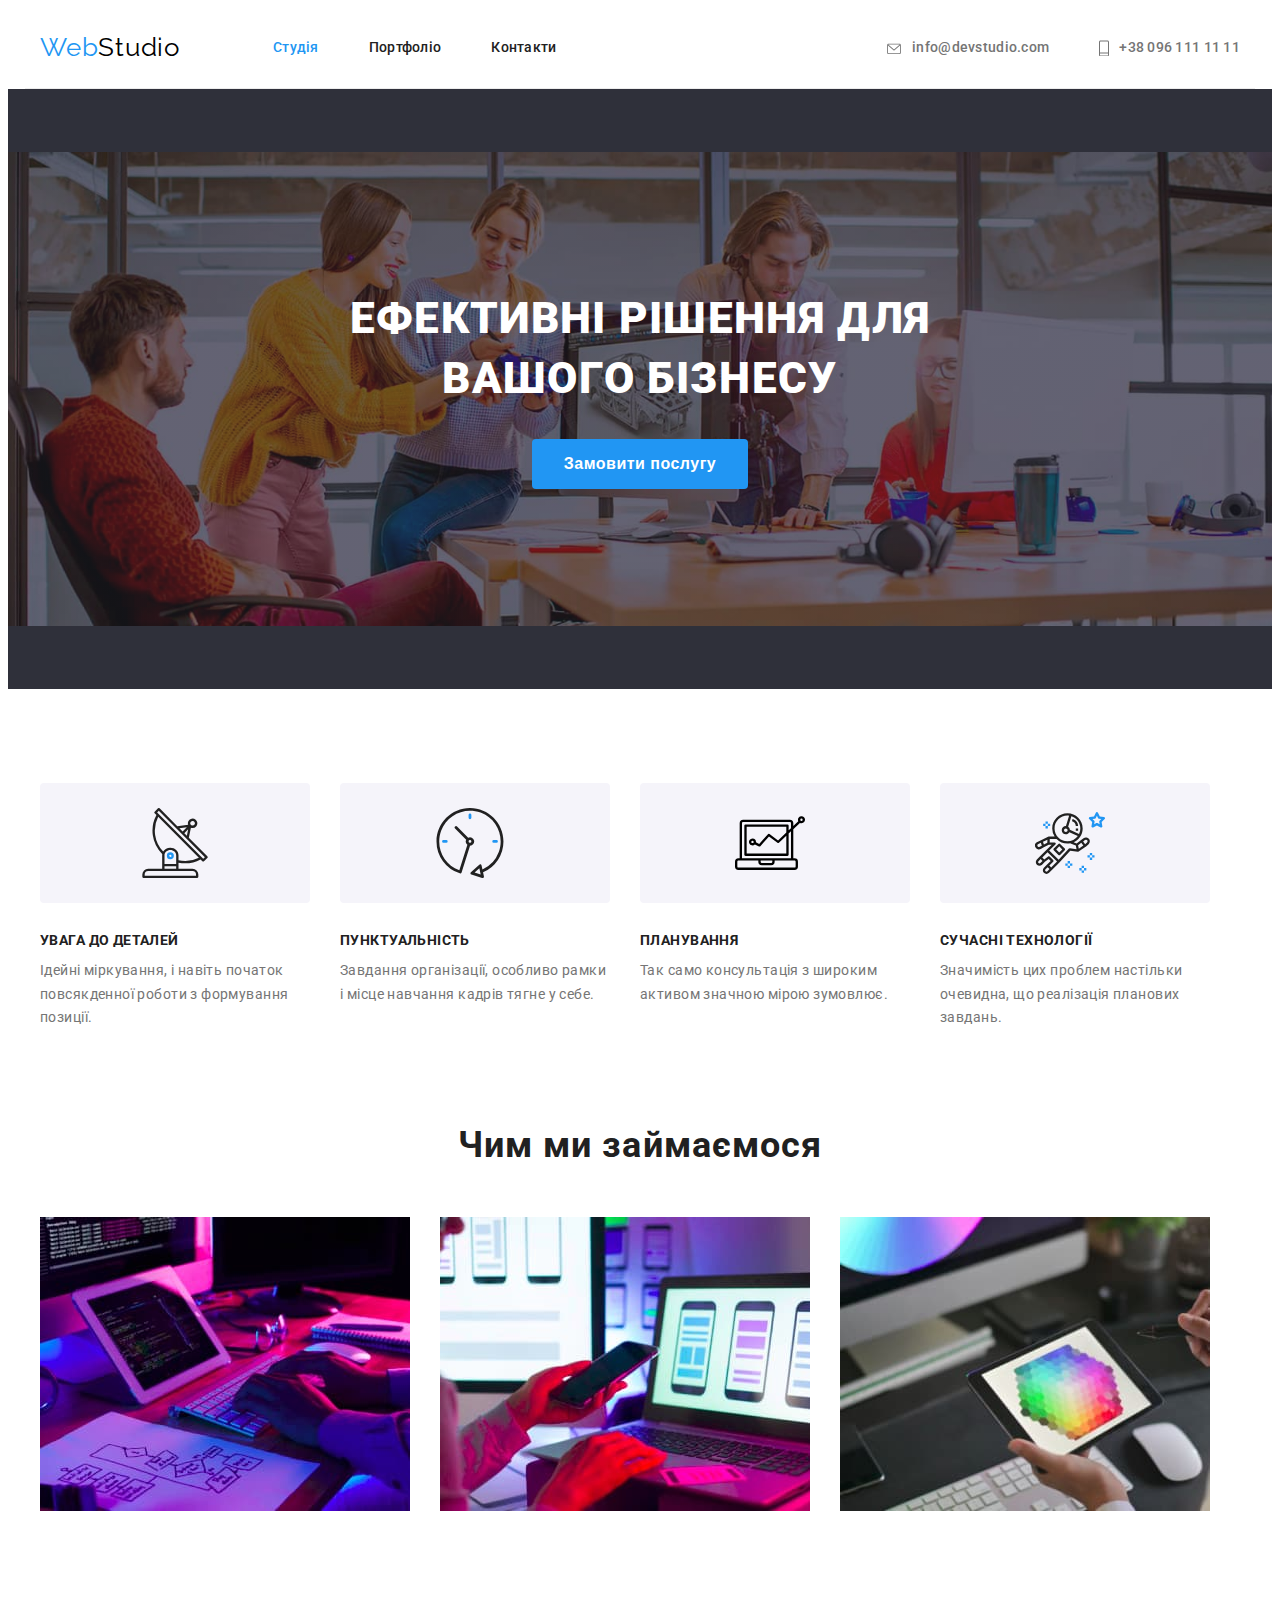
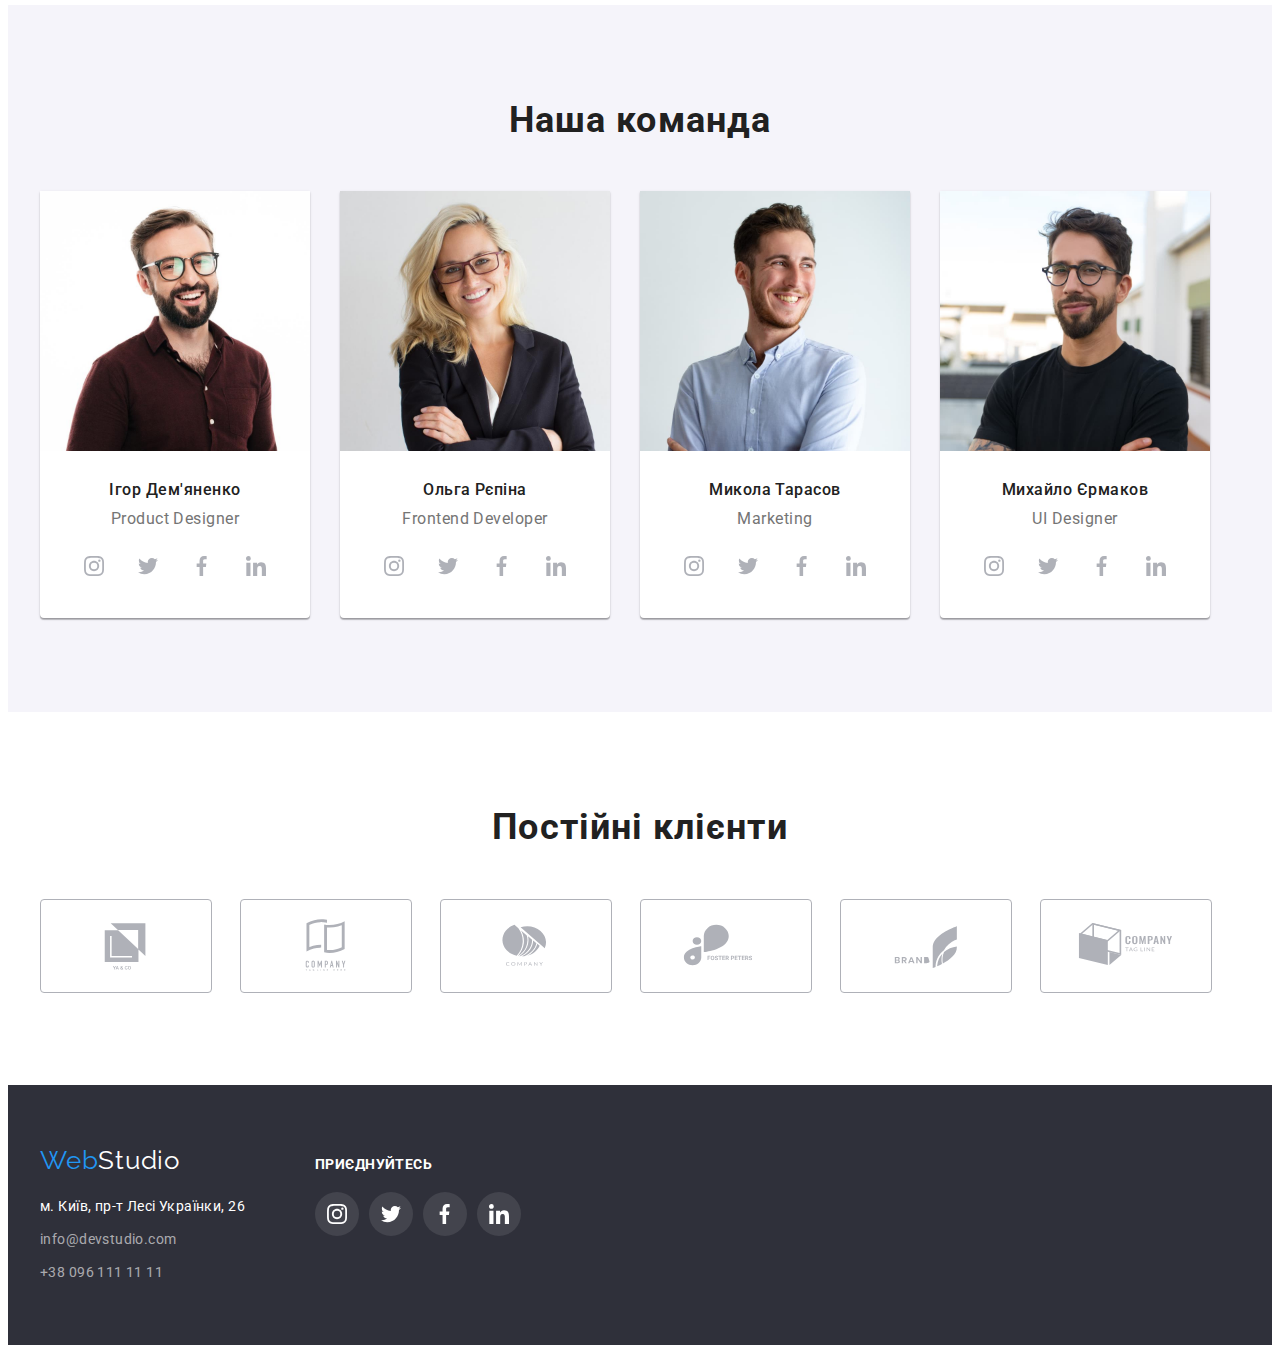
<file: index.html>
<!DOCTYPE html>
<html lang="uk">
  <head>
    <meta charset="UTF-8" />
    <meta http-equiv="X-UA-Compatible" content="IE=edge" />
    <meta name="viewport" content="width=device-width, initial-scale=1.0" />
    <title>WebStudio</title>
    <link rel="preconnect" href="https://fonts.googleapis.com">
    <link rel="preconnect" href="https://fonts.gstatic.com" crossorigin>
    <link href="https://fonts.googleapis.com/css2?family=Raleway:wght@700&family=Roboto:wght@400;500;700;900&display=swap" rel="stylesheet">
    <link rel="stylesheet" href="https://cdnjs.cloudflare.com/ajax/libs/modern-normalize/1.1.0/modern-normalize.min.css" integrity="sha512-wpPYUAdjBVSE4KJnH1VR1HeZfpl1ub8YT/NKx4PuQ5NmX2tKuGu6U/JRp5y+Y8XG2tV+wKQpNHVUX03MfMFn9Q==" crossorigin="anonymous" referrerpolicy="no-referrer" />
    <link rel="stylesheet" href="./css/styles.css" />
  </head>
  <body>
    <!-- Шапка --> 
    <header class="header">
      <div class="container head">
        <a class="logo" href="./index.html">Web<span class="logo-studio">Studio</span></a>
        <nav class="nav">
            <ul class="nav-list list">
              <li class="nav-item">
                <a href="./index.html" class="nav-link current">Студія</a>
              </li>
              <li class="nav-item">
                <a href="./portfolio.html" class="nav-link">Портфоліо</a>
              </li>
              <li class="nav-item">
                <a href="" class="nav-link">Контакти</a>
              </li>
            </ul>
        </nav>
        <ul class="contact list">
          <li class="contact-item">
            <a href="mailto:info@devstudio.com" 
            class="contact-link">
            <svg class="icon" width="16" height="12">
              <use class="contact-icon" href="./img/SVG/symbol-defs.svg#envelope" ></use>
            </svg>
            info@devstudio.com
            </a>
          </li>
          <li class="contact-item">
            <a href="tel:+380961111111" class="contact-link">
              <svg class="icon" width="10px" height="16px">
                <use class="contact-icon" href="./img/SVG/symbol-defs.svg#phone" ></use>
              </svg>
              +38 096 111 11 11
            </a>
          </li>
        </ul>
      </div>
    </header>
    <main>
    <!-- Hero -->
      <section class="hero">
        <div class="container">
          <h1 class="main-title">ЕФЕКТИВНІ РІШЕННЯ ДЛЯ <br /> ВАШОГО БІЗНЕСУ</h1>
          <button type="button" class="button">Замовити послугу</button>
        </div>
      </section>
      <!-- Features -->
      <section class="section">
        <div class="container">
          <h2 class="visually-hidden">Наші переваги</h2>
          <ul class="features list">
            <li class="features-item icon-antena">
              <div class="icon-container">
                <svg class="f-icon" width="70" height="70" aria-label="Супутникова антена">
                  <use class="features-icon" href="./img/SVG/symbol-defs.svg#antena" ></use>
                </svg>
              </div>
              <h3 class="features-title">УВАГА ДО ДЕТАЛЕЙ</h3>
              <p class="features-text">
                Ідейні міркування, і навіть початок повсякденної роботи з формування позиції.
              </p>
            </li>
            <li class="features-item icon-clock">
              <div class="icon-container">
                <svg class="icon" width="70" height="70" aria-label="Годинник">
                  <use class="contact-icon" href="./img/SVG/symbol-defs.svg#clock" ></use>
                </svg>
              </div>
              <h3 class="features-title">ПУНКТУАЛЬНІСТЬ</h3>
              <p class="features-text">
                Завдання організації, особливо рамки і місце навчання кадрів тягне у себе.
              </p>
            </li>
            <li class="features-item icon-vektor">
              <div class="icon-container">
                
                <svg class="icon" width="70" height="70" aria-label="Вектор">
                  <use class="contact-icon" href="./img/SVG/symbol-defs.svg#vector"></use>
                </svg>
              
              </div>
              <h3 class="features-title">ПЛАНУВАННЯ</h3>
              <p class="features-text">Так само консультація з широким активом значною мірою зумовлює.</p>
            </li>
            <li class="features-item icon-austronaut">
              <div class="icon-container">
                <svg class="icon" width="70" height="70" aria-label="Астронавт">
                  <use class="contact-icon" href="./img/SVG/symbol-defs.svg#astronaut" ></use>
                </svg>
              </div>
              <h3 class="features-title">СУЧАСНІ ТЕХНОЛОГІЇ</h3>
              <p class="features-text">
                Значимість цих проблем настільки очевидна, що реалізація планових завдань.
              </p>
            </li>
          </ul>
        </div>
      </section>
      <!-- Gallery -->
      <section class="section gallery-section">
        <div class="container">
          <h2 class="title">Чим ми займаємося</h2>
          <ul class="gallery list">
            <li class="gallery-item">
              <img
                src="./img/Gallery/бокс1.jpg"
                alt="Мужчина пише код за робочим столом на підключеному моніторі та планшеті"
                width="370"
                height="294"
                class="img"
              />
            </li>
            <li class="gallery-item">
              <img
                src="./img/Gallery/бокс2.jpg"
                alt="дівчина синхронізує планшет з ноутбуком"
                width="370"
                height="294"
                class="img"
              />
            </li>
            <li class="gallery-item">
              <img
                src="./img/Gallery/бокс3.jpg"
                alt="Дівчина обирає колір на планшеті"
                width="370"
                height="294"
                class="img"
              />
            </li>
          </ul>
        </div>
      </section>
      <!-- Team -->
      <section class="section team-section">
        <div class="container">
          <h2 class="title">Наша команда</h2>
          <ul class="team list">
            <li class="team-item">
              <img class="team-img" src="./img/Team/людина1.jpg" alt="Мужчина" width="270" height="260" />
              <div class="team-position">
                <h3 class="team-title">Ігор Дем'яненко</h3>
                <p class="team-text" lang="en">Product Designer</p>
                <ul class="team-list list">
                  <li class="team-link-item">
                    <a href="" class="team-social">
                      <svg class="team-icon" width="20" height="20" aria-label="Лого Інстаграм">
                        <use class="team-ic" href="./img/SVG/symbol-defs.svg#instagram" ></use>
                      </svg>
                    </a>
                  </li>
                  <li class="team-link-item">
                    <a href="" class="team-social">
                      <svg class="team-icon" width="20" height="20" aria-label="Лого Твітер">
                        <use class="team-ic" href="./img/SVG/symbol-defs.svg#twitter" ></use>
                      </svg>
                    </a>
                  </li>
                  <li class="team-link-item">
                    <a href="" class="team-social">
                      <svg class="team-icon" width="20" height="20" aria-label="Лого ФейсБук">
                        <use class="team-ic" href="./img/SVG/symbol-defs.svg#fb" ></use>
                      </svg>
                    </a>
                  </li>
                  <li class="team-link-item">
                    <a href="" class="team-social">
                      <svg class="team-icon" width="20" height="20" aria-label="Лого Лінк">
                        <use class="team-ic" href="./img/SVG/symbol-defs.svg#linkedin" ></use>
                      </svg>
                    </a>
                  </li>
                </ul>
              </div>
            </li>
            <li class="team-item">
              <img class="team-img" src="./img/Team/людина2.jpg" alt="Дівчина" width="270" height="260" />
              <div class="team-position">
                <h3 class="team-title">Ольга Рєпіна</h3>
                <p class="team-text" lang="en">Frontend Developer</p>
                <ul class="team-list list">
                  <li class="team-link-item">
                    <a href="" class="team-social">
                      <svg class="team-icon" width="20" height="20" aria-label="Лого Інстаграм">
                        <use class="team-ic" href="./img/SVG/symbol-defs.svg#instagram" ></use>
                      </svg>
                    </a>
                  </li>
                  <li class="team-link-item">
                    <a href="" class="team-social">
                      <svg class="team-icon" width="20" height="20" aria-label="Лого Твітер">
                        <use class="team-ic" href="./img/SVG/symbol-defs.svg#twitter" ></use>
                      </svg>
                    </a>
                  </li>
                  <li class="team-link-item">
                    <a href="" class="team-social">
                      <svg class="team-icon" width="20" height="20" aria-label="Лого ФейсБук">
                        <use class="team-ic" href="./img/SVG/symbol-defs.svg#fb" ></use>
                      </svg>
                    </a>
                  </li>
                  <li class="team-link-item">
                    <a href="" class="team-social">
                      <svg class="team-icon" width="20" height="20" aria-label="Лого Лінк">
                        <use class="team-ic" href="./img/SVG/symbol-defs.svg#linkedin" ></use>
                      </svg>
                    </a>
                  </li>
                </ul>
              </div>
            </li>
            <li class="team-item">
              <img class="team-img" src="./img/Team/людина3.jpg" alt="Мужчина" width="270" height="260" />
              <div class="team-position">
                <h3 class="team-title">Микола Тарасов</h3>
                <p class="team-text" lang="en">Marketing</p>
                <ul class="team-list list">
                  <li class="team-link-item">
                    <a href="" class="team-social">
                      <svg class="team-icon" width="20" height="20" aria-label="Лого Інстаграм">
                        <use class="team-ic" href="./img/SVG/symbol-defs.svg#instagram" ></use>
                      </svg>
                    </a>
                  </li>
                  <li class="team-link-item">
                    <a href="" class="team-social">
                      <svg class="team-icon" width="20" height="20" aria-label="Лого Твітер">
                        <use class="team-ic" href="./img/SVG/symbol-defs.svg#twitter" ></use>
                      </svg>
                    </a>
                  </li>
                  <li class="team-link-item">
                    <a href="" class="team-social">
                      <svg class="team-icon" width="20" height="20" aria-label="Лого ФейсБук">
                        <use class="team-ic" href="./img/SVG/symbol-defs.svg#fb" ></use>
                      </svg>
                    </a>
                  </li>
                  <li class="team-link-item">
                    <a href="" class="team-social">
                      <svg class="team-icon" width="20" height="20" aria-label="Лого Лінк">
                        <use class="team-ic" href="./img/SVG/symbol-defs.svg#linkedin" ></use>
                      </svg>
                    </a>
                  </li>
                </ul>
              </div>
            </li>
            <li class="team-item">
              <img class="team-img" src="./img/Team/людина4.jpg" alt="Мужчина" width="270" height="260" />
              <div class="team-position">
                <h3 class="team-title">Михайло Єрмаков</h3>
                <p class="team-text" lang="en">UI Designer</p>
                <ul class="team-list list">
                  <li class="team-link-item">
                    <a href="" class="team-social">
                      <svg class="team-icon" width="20" height="20" aria-label="Лого Інстаграм">
                        <use class="team-ic" href="./img/SVG/symbol-defs.svg#instagram" ></use>
                      </svg>
                    </a>
                  </li>
                  <li class="team-link-item">
                    <a href="" class="team-social">
                      <svg class="team-icon" width="20" height="20" aria-label="Лого Твітер">
                        <use class="team-ic" href="./img/SVG/symbol-defs.svg#twitter" ></use>
                      </svg>
                    </a>
                  </li>
                  <li class="team-link-item">
                    <a href="" class="team-social">
                      <svg class="team-icon" width="20" height="20" aria-label="Лого ФейсБук">
                        <use class="team-ic" href="./img/SVG/symbol-defs.svg#fb" ></use>
                      </svg>
                    </a>
                  </li>
                  <li class="team-link-item">
                    <a href="" class="team-social">
                      <svg class="team-icon" width="20" height="20" aria-label="Лого Лінк">
                        <use class="team-ic" href="./img/SVG/symbol-defs.svg#linkedin" ></use>
                      </svg>
                    </a>
                  </li>
                </ul>
              </div>
            </li>
          </ul>
        </div>
      </section>
      <!-- Clients -->
      <section class="section client-section">
        <div class="container">
        <h2 class="title">Постійні клієнти</h2>
        <ul class="client-list list">
          <li class="client-item">
            <a href="" class="client-link">
              <svg class="client-icon" width="106" height="60" aria-label="Лого ya&go">
                <use class="client-ic" href="./img/SVG/symbol-defs.svg#yago" ></use>
              </svg>
            </a>
          </li>
          <li class="client-item">
            <a href="" class="client-link">
              <svg class="client-icon" width="106" height="60" aria-label="Лого tagline-here">
                <use class="client-ic" href="./img/SVG/symbol-defs.svg#tagline-here" ></use>
              </svg>
            </a>
          </li>
          <li class="client-item">
            <a href="" class="client-link">
              <svg class="client-icon" width="106" height="60" aria-label="Лого company">
                <use class="client-ic" href="./img/SVG/symbol-defs.svg#company" ></use>
              </svg>
            </a>
          </li>
          <li class="client-item">
            <a href="" class="client-link">
              <svg class="client-icon" width="106" height="60" aria-label="Лого tagline-here">
                <use class="client-ic" href="./img/SVG/symbol-defs.svg#foster" ></use>
              </svg>
            </a>
          </li>
          <li class="client-item">
            <a href="" class="client-link">
              <svg class="client-icon" width="106" height="60" aria-label="Лого company">
                <use class="client-ic" href="./img/SVG/symbol-defs.svg#brend" ></use>
              </svg>
            </a>
          </li>
          <li class="client-item">
            <a href="" class="client-link">
              <svg class="client-icon" width="106" height="60" aria-label="Лого tag-line">
                <use class="client-ic" href="./img/SVG/symbol-defs.svg#tag-line" ></use>
              </svg>
            </a>
          </li>
        </ul>
      </div>
      </section>
    </main>

    <!-- Footer -->
    <footer class="footer">
      <div class="container foot-container">
        <div class="footer-contact-container">
        <a class="address-logo" href="./index.html">Web<span class="address-logo-studio">Studio</span></a>
        <address class="address">
          <ul class="footer-list list">
            <li class="footer-item">
              <a
                class="footer-contact"
                target="_blank"
                rel="noopener norefferer"
                href="https://www.google.com/maps/place/%D0%B1%D1%83%D0%BB.+%D0%9B%D0%B5%D1%81%D0%B8+%D0%A3%D0%BA%D1%80%D0%B0%D0%B8%D0%BD%D0%BA%D0%B8,+26,+%D0%9A%D0%B8%D0%B5%D0%B2,+02000/data=!4m2!3m1!1s0x40d4cf0e033ecbe9:0x57a4dffefec77da0?sa=X&ved=2ahUKEwij4-Hri735AhVkw4sKHWRKDZoQ8gF6BAgVEAE"
              >
                м. Київ, пр-т Лесі Українки, 26
              </a>
            </li>
            <li class="footer-item">
              <a class="footer-contact call" href="mailto:info@devstudio.com">info@devstudio.com</a>
            </li>
            <li class="footer-item">
              <a class="footer-contact call" href="tel:+380961111111">+38 096 111 11 11</a>
            </li>
          </ul>
        </address>
      </div>
      <div class="social-container">
        <h2 class="footer-title">приєднуйтесь</h2>
        <ul class="footer-social-list list">
          <li class="footer-link-item">
            <a href="" class="footer-social">
              <svg class="footer-icon" width="20" height="20" aria-label="Лого Інстаграм">
                <use class="footer-ic" href="./img/SVG/symbol-defs.svg#instagram" ></use>
              </svg>
            </a>
          </li>
          <li class="footer-link-item">
            <a href="" class="footer-social">
              <svg class="footer-icon" width="20" height="20" aria-label="Лого Твітер">
                <use class="footer-ic" href="./img/SVG/symbol-defs.svg#twitter" ></use>
              </svg>
            </a>
          </li>
          <li class="footer-link-item">
            <a href="" class="footer-social">
              <svg class="footer-icon" width="20" height="20" aria-label="Лого ФейсБук">
                <use class="footer-ic" href="./img/SVG/symbol-defs.svg#fb" ></use>
              </svg>
            </a>
          </li>
          <li class="footer-link-item">
            <a href="" class="footer-social">
              <svg class="footer-icon" width="20" height="20" aria-label="Лого Лінк">
                <use class="footer-ic" href="./img/SVG/symbol-defs.svg#linkedin" ></use>
              </svg>
            </a>
          </li>
        </ul>
      </div>
      </div>
    </footer>
  </body>
</html>
</file>
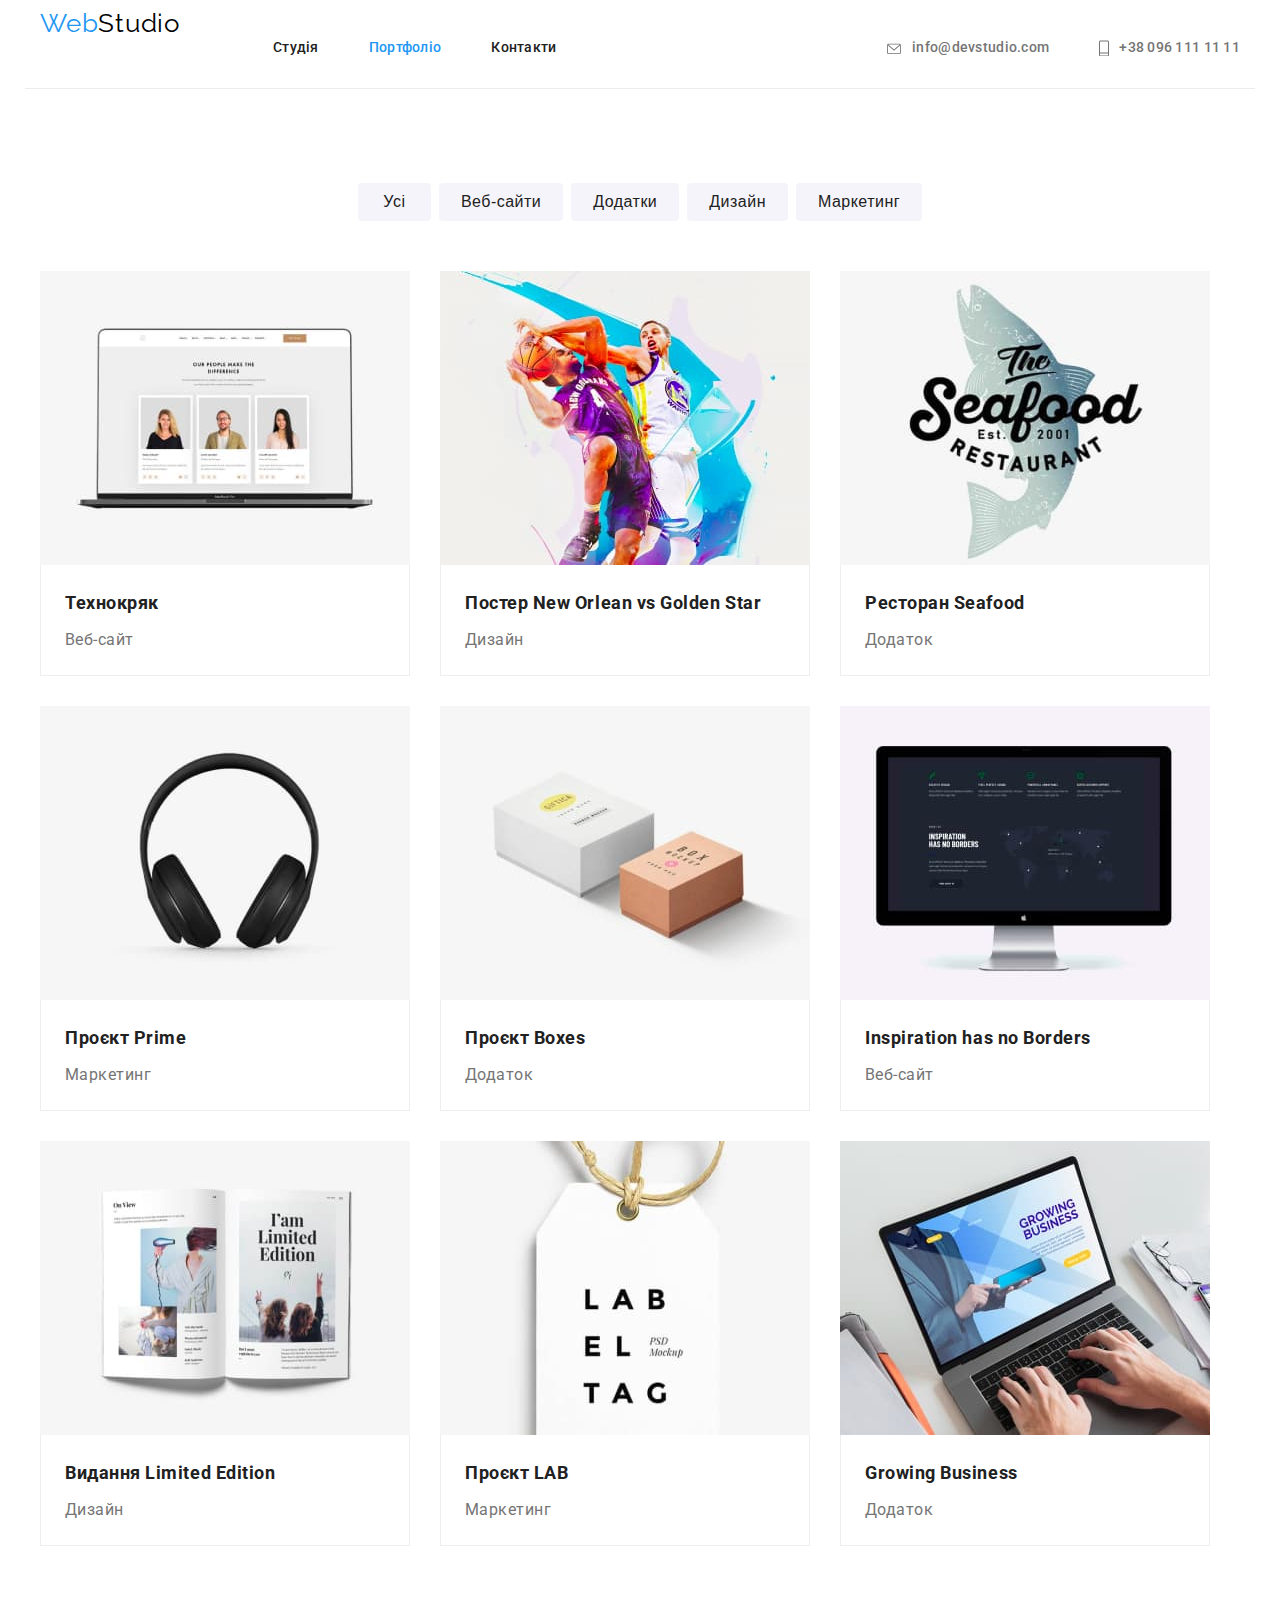
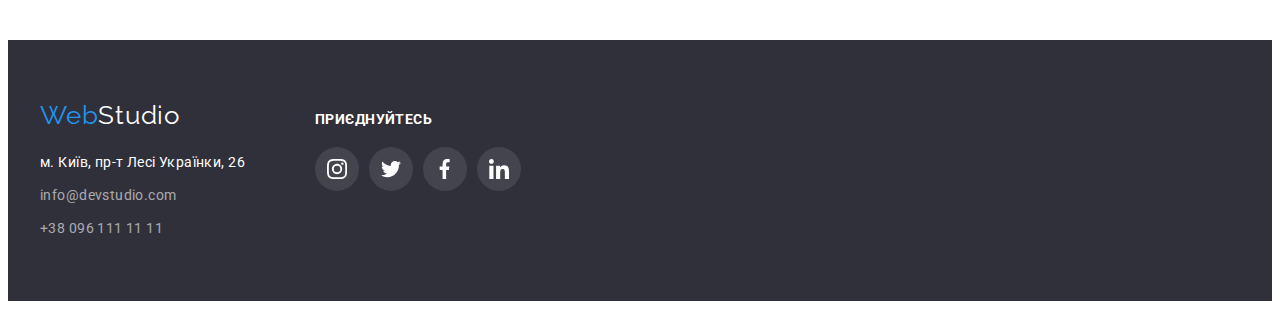
<file: portfolio.html>
<!DOCTYPE html>
<html lang="en">
<head>
    <meta charset="UTF-8">
    <meta http-equiv="X-UA-Compatible" content="IE=edge">
    <meta name="viewport" content="width=device-width, initial-scale=1.0">
    <title>WebStudio</title>
    <link rel="preconnect" href="https://fonts.googleapis.com">
    <link rel="preconnect" href="https://fonts.gstatic.com" crossorigin>
    <link href="https://fonts.googleapis.com/css2?family=Raleway:wght@700&family=Roboto:wght@400;500;700;900&display=swap" rel="stylesheet">
    <link rel="stylesheet" href="https://cdnjs.cloudflare.com/ajax/libs/modern-normalize/1.1.0/modern-normalize.min.css" integrity="sha512-wpPYUAdjBVSE4KJnH1VR1HeZfpl1ub8YT/NKx4PuQ5NmX2tKuGu6U/JRp5y+Y8XG2tV+wKQpNHVUX03MfMFn9Q==" crossorigin="anonymous" referrerpolicy="no-referrer" />
    <link rel="stylesheet" href="./css/styles.css" />
</head>
<body>
    <!-- Шапка -->
    <header class="header">
      <div class="container head">
        <nav class="nav">
          <a class="logo" href="./index.html">Web<span class="logo-studio">Studio</span></a>
          <ul class="nav-list list">
            <li class="nav-item">
              <a href="./index.html" class="nav-link">Студія</a>
            </li>
            <li class="nav-item">
              <a href="./portfolio.html" class="nav-link current">Портфоліо</a>
            </li>
            <li class="nav-item">
              <a href="" class="nav-link">Контакти</a>
            </li>
          </ul>
        </nav>
        <ul class="contact list">
          <li class="contact-item">
            <a href="mailto:info@devstudio.com" 
            class="contact-link">
            <svg class="icon" width="16" height="12">
              <use class="contact-icon" href="./img/SVG/symbol-defs.svg#envelope" ></use>
            </svg>
            info@devstudio.com
            </a>
          </li>
          <li class="contact-item">
            <a href="tel:+380961111111" class="contact-link">
              <svg class="icon" width="10px" height="16px">
                <use class="contact-icon" href="./img/SVG/symbol-defs.svg#phone" ></use>
              </svg>
              +38 096 111 11 11
            </a>
          </li>
        </ul>
      </div>
    </header>
      <main>
        <section class="section">
          <div class="container">
            <!-- Filter -->
            <h1 class="visually-hidden">Портфоліо WebStudio</h1>
            <ul class="filter list">
                <li class="filter-item"><button type="button" class="filter-button">Усі</button></li>
                <li class="filter-item"><button type="button" class="filter-button">Веб-сайти</button></li>
                <li class="filter-item"><button type="button" class="filter-button">Додатки</button></li>
                <li class="filter-item"><button type="button" class="filter-button">Дизайн</button></li>
                <li class="filter-item"><button type="button" class="filter-button">Маркетинг</button></li>
            </ul>
            <!-- Works -->
            <ul class="works list">
                <li class="works-item">
                    <a href="" class="works-link">
                        <img src="./img/Works/img1.jpg" alt="На нутбуці висвітлений веб-сайт з картками різних людей" class="works-img img" width="370" height="294">
                      <div class="works-border">
                        <h2 class="works-title">Технокряк</h2>
                        <p class="works-text">Веб-сайт</p>
                        <p class="works-description"></p>
                      </div>
                    </a>
                </li>
                <li class="works-item">
                    <a href="" class="works-link">
                        <img src="./img/Works/img2.jpg" alt="Постер два баскетболісти де один блокує передачу мяча другого басетболіста" class="works-img img" width="370" height="294">
                      <div class="works-border">
                        <h2 class="works-title">Постер New Orlean vs Golden Star</h2>
                        <p class="works-text">Дизайн</p>
                        <p class="works-description"></p>
                      </div>
                    </a>
                </li>
                <li class="works-item">
                    <a href="" class="works-link">
                        <img src="./img/Works/img3.jpg" alt="Логотип Ресторан Seafood" class="works-img img" width="370" height="294">
                      <div class="works-border">
                        <h2 class="works-title">Ресторан Seafood</h2>
                        <p class="works-text">Додаток</p>
                        <p class="works-description"></p>
                      </div>
                    </a>
                </li>
                <li class="works-item">
                    <a href="" class="works-link">
                        <img src="./img/Works/img4.jpg" alt="Навушни" class="works-img img" width="370" height="294">
                      <div class="works-border">
                        <h2 class="works-title">Проєкт Prime</h2>
                        <p class="works-text">Маркетинг</p>
                        <p class="works-description"></p>
                      </div>
                    </a>
                </li>
                <li class="works-item">
                    <a href="" class="works-link">
                        <img src="./img/Works/img5.jpg" alt="Дві коробки" class="works-img img" width="370" height="294">
                      <div class="works-border">
                        <h2 class="works-title">Проєкт Boxes</h2>
                        <p class="works-text">Додаток</p>
                        <p class="works-description"></p>
                      </div>
                    </a>
                </li>
                <li class="works-item">
                    <a href="" class="works-link">
                        <img src="./img/Works/img6.jpg" alt="На моніторі відображений веб-сайт Inspiration has no Borders" class="works-img img" width="370" height="294">
                      <div class="works-border">
                        <h2 class="works-title">Inspiration has no Borders</h2>
                        <p class="works-text">Веб-сайт</p>
                        <p class="works-description"></p>
                      </div>
                    </a>
                </li>
                <li class="works-item">
                    <a href="" class="works-link">
                        <img src="./img/Works/img7.jpg" alt="Розгорнута книга" class="works-img img" width="370" height="294">
                      <div class="works-border">
                        <h2 class="works-title">Видання Limited Edition</h2>
                        <p class="works-text">Дизайн</p>
                        <p class="works-description"></p>
                      </div>
                    </a>
                </li>
                <li class="works-item">
                    <a href="" class="works-link">
                        <img src="./img/Works/img8.jpg" alt="Бірка для одягу" class="works-img img" width="370" height="294">
                      <div class="works-border">
                        <h2 class="works-title">Проєкт LAB</h2>
                        <p class="works-text">Маркетинг</p>
                        <p class="works-description"></p>
                      </div>
                    </a>
                </li>
                <li class="works-item">
                    <a href="" class="works-link">
                        <img src="./img/Works/img9.jpg" alt="Чоловік на ноутбуці користується додатком Growing Business" class="works-img img" width="370" height="294">
                      <div class="works-border">
                        <h2 class="works-title">Growing Business</h2>
                        <p class="works-text">Додаток</p>
                        <p class="works-description"></p>
                      </div>
                    </a>
                </li>
            </ul>
          </div>
        </section>
      </main>
       <!-- Футер -->
       <footer class="footer">
        <div class="container foot-container">
          <div class="footer-contact-container">
          <a class="address-logo" href="./index.html">Web<span class="address-logo-studio">Studio</span></a>
          <address class="address">
            <ul class="footer-list list">
              <li class="footer-item">
                <a
                  class="footer-contact"
                  target="_blank"
                  rel="noopener norefferer"
                  href="https://www.google.com/maps/place/%D0%B1%D1%83%D0%BB.+%D0%9B%D0%B5%D1%81%D0%B8+%D0%A3%D0%BA%D1%80%D0%B0%D0%B8%D0%BD%D0%BA%D0%B8,+26,+%D0%9A%D0%B8%D0%B5%D0%B2,+02000/data=!4m2!3m1!1s0x40d4cf0e033ecbe9:0x57a4dffefec77da0?sa=X&ved=2ahUKEwij4-Hri735AhVkw4sKHWRKDZoQ8gF6BAgVEAE"
                >
                  м. Київ, пр-т Лесі Українки, 26
                </a>
              </li>
              <li class="footer-item">
                <a class="footer-contact call" href="mailto:info@devstudio.com">info@devstudio.com</a>
              </li>
              <li class="footer-item">
                <a class="footer-contact call" href="tel:+380961111111">+38 096 111 11 11</a>
              </li>
            </ul>
          </address>
        </div>
        <div class="social-container">
          <h2 class="footer-title">приєднуйтесь</h2>
          <ul class="footer-social-list list">
            <li class="footer-link-item">
              <a href="" class="footer-social">
                <svg class="footer-icon" width="20" height="20" aria-label="Лого Інстаграм">
                  <use class="footer-ic" href="./img/SVG/symbol-defs.svg#instagram" ></use>
                </svg>
              </a>
            </li>
            <li class="footer-link-item">
              <a href="" class="footer-social">
                <svg class="footer-icon" width="20" height="20" aria-label="Лого Твітер">
                  <use class="footer-ic" href="./img/SVG/symbol-defs.svg#twitter" ></use>
                </svg>
              </a>
            </li>
            <li class="footer-link-item">
              <a href="" class="footer-social">
                <svg class="footer-icon" width="20" height="20" aria-label="Лого ФейсБук">
                  <use class="footer-ic" href="./img/SVG/symbol-defs.svg#fb" ></use>
                </svg>
              </a>
            </li>
            <li class="footer-link-item">
              <a href="" class="footer-social">
                <svg class="footer-icon" width="20" height="20" aria-label="Лого Лінк">
                  <use class="footer-ic" href="./img/SVG/symbol-defs.svg#linkedin" ></use>
                </svg>
              </a>
            </li>
          </ul>
        </div>
        </div>
      </footer>
</body>
</html>
</file>
<file: css/styles.css>
/* main text color #212121 */
/* secondary text color #757575*/
/* text white #ffffff */
/* main background col #2F303A */
/* white background #FFFFFF */
/* secondary background col #F5F4FA */
/* brand color #2196F3 */
/* text color: rgba(255, 255, 255, 0.6);*/
/* width content 1170px + gatter 30px = 1200px padding left & right 15px */
:root {
  --primary-text-color: #212121;
  --secondary-text-color: #757575;
  --primary-white-color: #ffffff;
  --brand-color: #2196f3;
  --white-background: #ffffff;
  --secondary-background: #f5f4fa;
  --primary-background: #2f303a;
  --text-rgba: rgba(255, 255, 255, 0.6);
  --logo-color: #afb1b8;
  --logo-bg-color: #43444d;
}
body {
  font-family: 'Roboto', sans-serif;
  color: var(--primary-text-color);
  background-color: var(--white-background);
}
h1,
h2,
h3,
h4,
h5,
h6,
p,
ul {
  margin: 0;
  padding: 0;
}
.list {
  list-style-type: none;
}
.container {
  width: 1200px;
  margin-left: auto;
  margin-right: auto;
  padding: 0 15px;
}

/* Header */

.head {
  display: flex;
  align-items: center;
  border-bottom: 1px solid #ececec;
}
.logo {
  color: var(--brand-color);

  font-family: 'Raleway', sans-serif;
  font-size: 26px;
  line-height: 1.2;
  letter-spacing: 0.03em;
  text-decoration: none;
}
.logo-studio {
  color: #000000;
}
.nav {
  display: flex;
  
}
.nav-list {
  display: flex;
  margin-left: 93px;
}
.nav-item {
  /* outline: 1px solid tomato;
        background-color: yellow; */
}
.nav-list .nav-item + .nav-item {
  margin-left: 50px;
}
/* .nav-item:not(:last-child) {
        margin-right: 50px;
    } */
.nav-link {
  display: block;
  padding-top: 32px;
  padding-bottom: 32px;

  color: var(--primary-text-color);
  font-weight: 500;
  font-size: 14px;
  line-height: 1.14;
  letter-spacing: 0.02em;
  text-decoration: none;
}
.nav-link:hover,
.nav-link:focus,
.contact-link:hover,
.contact-link:focus {
  color: var(--brand-color);
}
.nav-list,
.nav-link.current {
  color: var(--brand-color);
}
.contact {
  display: flex;
  margin-left: auto;
}
.contact .contact-item + .contact-item {
  margin-left: 50px;
}

.contact-link {
  display: flex;
  padding: 0;
  padding-top: 32px;
  padding-bottom: 32px;
  margin: 0;
  color: var(--secondary-text-color);
  align-items: center;
  fill: var(--secondary-text-color);

  font-weight: 500;
  font-size: 14px;
  line-height: 1.14;
  letter-spacing: 0.02em;
  text-decoration: none;
}

.contact-link:hover,
.contact-link:focus {
  fill: var(--brand-color);
}
.icon {
  margin-right: 10px;
}

/* Hero */

.footer {
  background-color: var(--primary-background);
}
.hero {
  text-align: center;
  max-width: 1600px;
  margin-left: auto;
  margin-right: auto;
  padding-top: 200px;
  padding-bottom: 200px;

  background-image: linear-gradient(
      to right,
      rgba(47, 48, 58, 0.4),
      rgba(47, 48, 58, 0.4)
    ),
    url('../img/Img-bg.jpg');
  background-color: var(--primary-background);
  background-repeat: no-repeat;
  background-size: contain;
  background-position: center;
}
.hero-bg {
}
.section {
  padding: 94px 0;
}
.main-title {
  color: var(--primary-white-color);

  font-weight: 900;
  font-size: 44px;
  line-height: 1.36;
  letter-spacing: 0.03em;
  text-align: center;

  margin-bottom: 30px;
}
.button {
  color: var(--primary-white-color);
  background-color: var(--brand-color);

  font-weight: 700;
  font-size: 16px;
  line-height: 1.87;
  letter-spacing: 0.03em;
  cursor: pointer;
  text-align: center;

  border-radius: 4px;
  padding: 10px 32px;
  display: inline-block;
  min-width: 216px;
  height: 50px;
  border: 0;
}
/* Feateures */
.visually-hidden {
  position: absolute;
  white-space: nowrap;
  width: 1px;
  height: 1px;
  overflow: hidden;
  border: 0;
  padding: 0;
  clip: rect(0 0 0 0);
  clip-path: inset(50%);
  margin: -1px;
}

.features {
  display: flex;
}
.features-item {
  width: 270px;
}
.features .features-item + .features-item {
  margin-left: 30px;
}

.icon-container {
  display: flex;
  align-items: center;
  justify-content: center;
  height: 120px;

  border-radius: 4px;
  background-color: var(--secondary-background);
}
.features-title {
  color: var(--primary-text-color);

  font-weight: 700;
  font-size: 14px;
  line-height: 1.14;
  letter-spacing: 0.03em;

  margin-top: 30px;
  margin-bottom: 10px;
}
.features-text {
  color: var(--secondary-text-color);

  font-size: 14px;
  line-height: 1.71;
  letter-spacing: 0.03em;
}
/* Gallery */
.title {
  color: var(--primary-text-color);

  font-weight: 700;
  font-size: 36px;
  line-height: 1.17;
  letter-spacing: 0.03em;
  text-align: center;

  margin-bottom: 50px;
}
.gallery-section {
  padding-top: 0;
}
.gallery {
  display: flex;
}
.gallery .gallery-item + .gallery-item {
  margin-left: 30px;
}
.gallery-item {
}
.img {
  display: block;
  height: auto;
  max-width: 100%;
}

/* Team */
.team-section {
  background-color: var(--secondary-background);
}
.team {
  display: flex;
  text-align: center;
}
.team .team-item + .team-item {
  margin-left: 30px;
}
.team-item {
  box-shadow: 0px 1px 3px rgba(0, 0, 0, 0.12), 0px 1px 1px rgba(0, 0, 0, 0.14),
    0px 2px 1px rgba(0, 0, 0, 0.2);
  background-color: var(--primary-white-color);
  border-radius: 0px 0px 4px 4px;
}
.team-img {
  display: block;
}
.team-position {
  padding-top: 30px;
  padding-bottom: 30px;
}
.team-title {
  color: var(--primary-text-color);

  font-weight: 500;
  font-size: 16px;
  line-height: 1.18;
  letter-spacing: 0.03em;

  margin-bottom: 10px;
}
.team-text {
  color: var(--secondary-text-color);

  font-size: 16px;
  line-height: 1.18;
  letter-spacing: 0.03em;
  margin-bottom: 16px;
}
.team-list {
  display: flex;
  justify-content: center;
  gap: 10px;
}
.team-social {
  display: flex;
  align-items: center;
  justify-content: center;

  color: var(--logo-color);
  fill: var(--logo-color);
  border-radius: 50%;
  background-color: var(--white-background);

  width: 44px;
  height: 44px;
}
.team-social:hover,
.team-social:focus {
  background-color: var(--brand-color);
  fill: var(--primary-white-color);
}
.team-icon {
  color: currentColor;
}
/* Clients */
.client-list {
  display: flex;
  gap: 30px;
}
.client-item {
  width: 170px;
  height: 92px;
}
.client-link {
  display: flex;
  align-items: center;
  justify-content: center;
  border-color: var(--logo-color);
  fill: var(--logo-color);

  width: 100%;
  height: 100%;

  border: 1px solid #afb1b8;
  border-radius: 4px;
  background-color: var(--white-background);
}
.client-link:hover,
.client-link:focus {
  border-color: var(--brand-color);
  fill: var(--brand-color);
}
.client-icon {
  color: currentColor;
}

/* Footer */
.footer {
  padding-top: 60px;
  padding-bottom: 60px;
}
.foot-container {
  display: flex;
  align-items: baseline;
}
.footer-contact-container {
  margin-right: 70px;
}
.address {
  font-style: normal;
}
.address-logo {
  color: var(--brand-color);

  font-family: 'Raleway', sans-serif;
  font-size: 26px;
  line-height: 1.19;
  letter-spacing: 0.03em;
  text-decoration: none;

  display: inline-block;
  margin-bottom: 20px;
}
.address-logo-studio {
  color: var(--primary-white-color);
}
.footer-item:not(:last-child) {
  margin-bottom: 9px;
}
.footer-contact {
  color: var(--primary-white-color);

  font-size: 14px;
  line-height: 1.71;
  letter-spacing: 0.03em;
  text-decoration: none;
}

.footer-contact.call {
  color: var(--text-rgba);

  font-size: 14px;
  line-height: 1.71;
  letter-spacing: 0.03em;
}
.footer-contact:hover,
.footer-contact:focus,
.footer-contact.call:hover,
.footer-contact.call:focus {
  color: var(--brand-color);
}
.footer-title {
  color: var(--primary-white-color);
  margin-bottom: 20px;

  font-weight: 700;
  font-size: 14px;
  line-height: calc(16 / 14);
  letter-spacing: 0.03em;
  text-transform: uppercase;
}
.footer-social-list {
  display: flex;
  gap: 10px;
}
.footer-link-item {
  fill: var(--primary-white-color);
}

.footer-social {
  display: flex;
  align-items: center;
  justify-content: center;

  border-radius: 50%;
  background-color: var(--logo-bg-color);

  width: 44px;
  height: 44px;
}
.footer-social:hover,
.footer-social:focus {
  background-color: var(--brand-color);
}
/* Portfolio */
/* Filter */
.filter {
  display: flex;
  justify-content: center;
  margin-bottom: 50px;
}
.filter .filter-item + .filter-item {
  margin-left: 8px;
}
.filter-button {
  color: var(--primary-text-color);
  background-color: #f5f4fa;

  font-weight: 500;
  font-size: 16px;
  line-height: 1.62;
  letter-spacing: 0.03em;
  cursor: pointer;
  text-align: center;

  display: inline-block;
  border: 0;
  border-radius: 4px;
  min-width: 73px;
  height: 38px;
  padding: 6px 22px;
}
.filter-button:hover,
.filter-button:focus {
  color: var(--primary-white-color);
  background-color: var(--brand-color);
  box-shadow: 0px 3px 1px rgba(0, 0, 0, 0.1), 
    0px 1px 2px rgba(0, 0, 0, 0.08),
    0px 2px 2px rgba(0, 0, 0, 0.12);
}
/* Works */
.works {
  display: flex;
  flex-wrap: wrap;
  gap: 30px;
}
.works-link {
  text-decoration: none;
  display: block;
}
.works-link:hover,
.works-link:focus {
    box-shadow: 0px 1px 1px rgba(0, 0, 0, 0.12), 
    0px 4px 4px rgba(0, 0, 0, 0.06), 
    1px 4px 6px rgba(0, 0, 0, 0.16);
}
.works-title {
  color: var(--primary-text-color);

  font-weight: 700;
  font-size: 18px;
  line-height: 2;
  letter-spacing: 0.03em;

  margin-bottom: 4px;
}
.works-img {
  display: block;
}
.works-img:focus,
.works-img:hover,
.works-title:hover,
.works-title:focus,
.works-text:hover,
.works-text:focus {
  color: var(--brand-color);
}
.works-text {
  color: var(--secondary-text-color);

  font-size: 16px;
  line-height: 1.88;
  letter-spacing: 0.03em;
}
.works-border {
  border-right: 1px solid #eeeeee;
  border-bottom: 1px solid #eeeeee;
  border-left: 1px solid #eeeeee;
  padding: 20px 24px;
}
</file>
